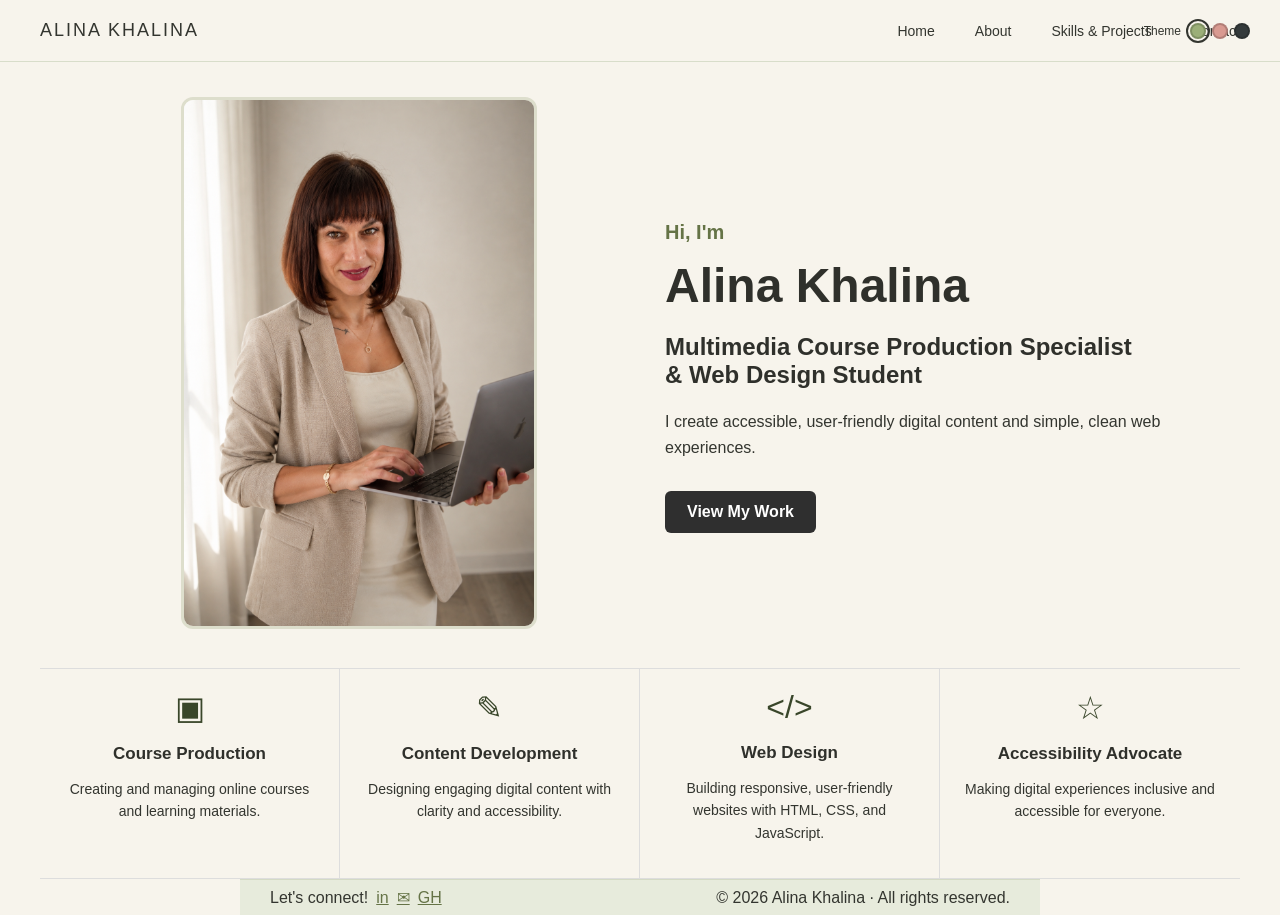
<file: index.html>
<!DOCTYPE html>
<html lang="en">

<head>
    <meta charset="UTF-8">
    <meta name="viewport" content="width=device-width, initial-scale=1.0">
    <title>Alina Khalina | Professional Portfolio</title>

    <link rel="stylesheet" href="css/style.css">
</head>


<body>

    <header>
    <nav>
        <div class="logo">ALINA KHALINA</div>

        <ul class="nav-links">
            <li><a href="index.html">Home</a></li>
            <li><a href="about.html">About</a></li>
            <li><a href="projects.html">Skills & Projects</a></li>
            <li><a href="contact.html">Contact</a></li>
        </ul>
    </nav>
    <div class="theme-switcher" aria-label="Choose color theme">
    <span>Theme</span>

    <button type="button"
            class="theme-btn sage"
            data-theme="sage"
            aria-label="Sage theme"
            title="Sage theme"></button>

    <button type="button"
            class="theme-btn warm"
            data-theme="warm"
            aria-label="Warm theme"
            title="Warm theme"></button>

    <button type="button"
            class="theme-btn dark"
            data-theme="dark"
            aria-label="Dark theme"
            title="Dark theme"></button>
</div>
</header>

<main>
    <section class="hero">

        <div class="hero-image">
            <img src="images/alina_khalina_portfolio_portrait.png"
                 alt="Alina Khalina wearing a beige blazer and smiling at the camera">
        </div>

        <div class="hero-text">
            <p class="intro">Hi, I'm</p>

            <h1>Alina Khalina</h1>

            <h2>
                Multimedia Course Production Specialist<br>
                &amp; Web Design Student
            </h2>

            <p class="hero-description">
                I create accessible, user-friendly digital content
                and simple, clean web experiences.
            </p>

            <a href="projects.html" class="hero-button">View My Work</a>
        </div>

    </section>
    <section class="services">

    <div class="service-card">
        <div class="service-icon">▣</div>
        <h3>Course Production</h3>
        <p>Creating and managing online courses and learning materials.</p>
    </div>

    <div class="service-card">
        <div class="service-icon">✎</div>
        <h3>Content Development</h3>
        <p>Designing engaging digital content with clarity and accessibility.</p>
    </div>

    <div class="service-card">
        <div class="service-icon">&lt;/&gt;</div>
        <h3>Web Design</h3>
        <p>Building responsive, user-friendly websites with HTML, CSS, and JavaScript.</p>
    </div>

    <div class="service-card">
        <div class="service-icon">☆</div>
        <h3>Accessibility Advocate</h3>
        <p>Making digital experiences inclusive and accessible for everyone.</p>
    </div>

</section>
</main>
<footer class="site-footer">

    <div class="footer-connect">
        <p>Let's connect!</p>

       <div class="social-links">
           <a target="_blank" href="https://www.linkedin.com/in/alina-khalina-44995634a" aria-label="LinkedIn">in</a>
            <a target="_blank" href="mailto:contact@alinakhalina.com" aria-label="Email">✉</a>
            <a target="_blank" href="https://github.com/Akhalina8web" aria-label="GitHub">GH</a>
        </div>
    </div>

    <div class="footer-right">
        <p>© 2026 Alina Khalina · All rights reserved.</p>
    </div>

</footer>
<script src="theme.js"></script>
</body>

</html>
</file>
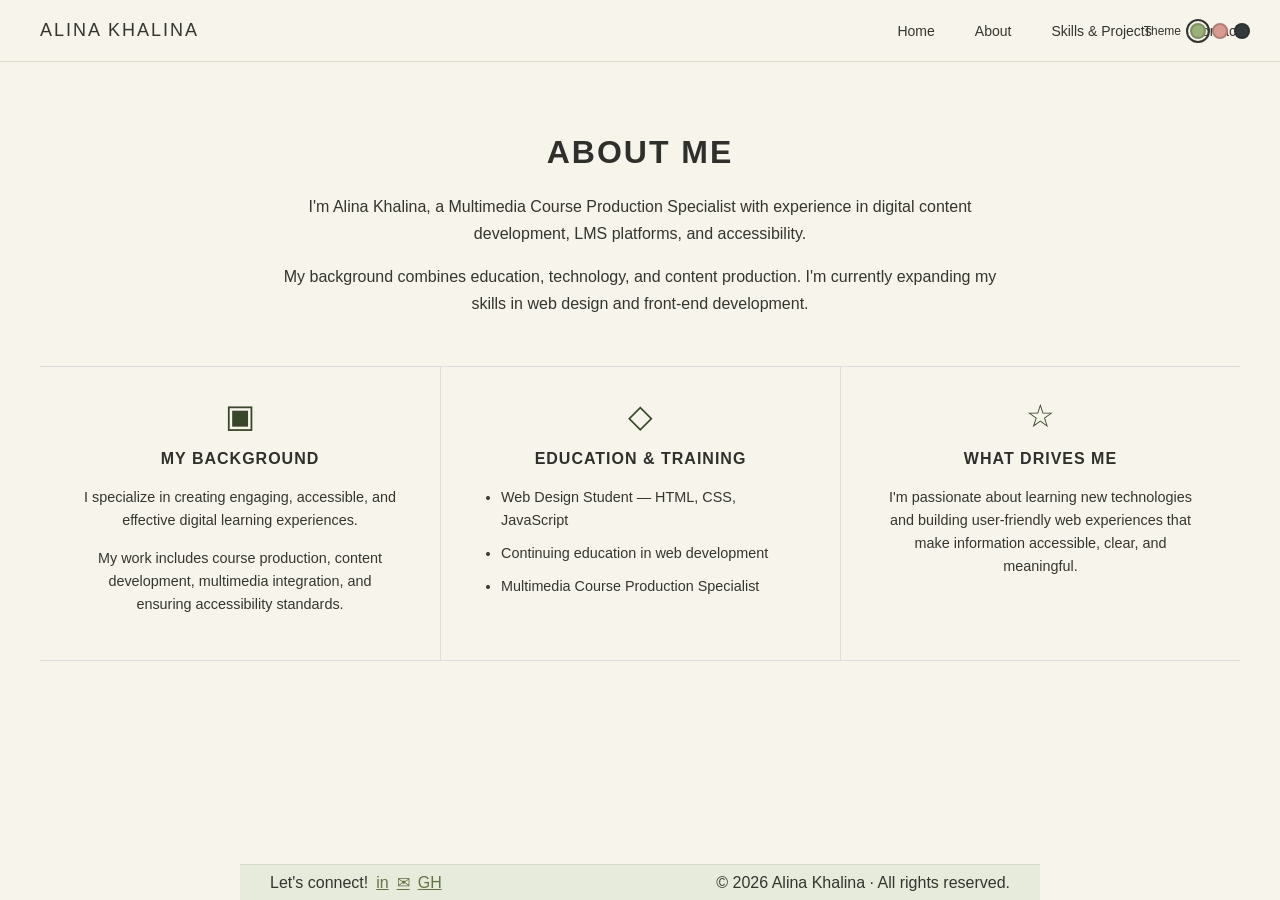
<file: about.html>
<!DOCTYPE html>
<html lang="en">

<head>
    <meta charset="UTF-8">
    <meta name="viewport" content="width=device-width, initial-scale=1.0">
    <title>About | Alina Khalina</title>

    <link rel="stylesheet" href="css/style.css">
</head>

<body>

    <header>
        <nav>
            <div class="logo">ALINA KHALINA</div>

            <ul class="nav-links">
                <li><a href="index.html">Home</a></li>
                <li><a href="about.html">About</a></li>
                <li><a href="projects.html">Skills & Projects</a></li>
                <li><a href="contact.html">Contact</a></li>
            </ul>
        </nav>
        <div class="theme-switcher" aria-label="Choose color theme">
    <span>Theme</span>

    <button type="button"
            class="theme-btn sage"
            data-theme="sage"
            aria-label="Sage theme"
            title="Sage theme"></button>

    <button type="button"
            class="theme-btn warm"
            data-theme="warm"
            aria-label="Warm theme"
            title="Warm theme"></button>

    <button type="button"
            class="theme-btn dark"
            data-theme="dark"
            aria-label="Dark theme"
            title="Dark theme"></button>
</div>
    </header>

    <main>

    <section class="about-intro">
        <h1>About Me</h1>

        <p>
            I'm Alina Khalina, a Multimedia Course Production Specialist
            with experience in digital content development, LMS platforms,
            and accessibility.
        </p>

        <p>
            My background combines education, technology, and content production.
            I'm currently expanding my skills in web design and front-end development.
        </p>
    </section>

    <section class="about-details">

        <div class="about-card">
            <div class="about-icon">▣</div>
            <h2>My Background</h2>

            <p>
                I specialize in creating engaging, accessible, and effective
                digital learning experiences.
            </p>

            <p>
                My work includes course production, content development,
                multimedia integration, and ensuring accessibility standards.
            </p>
        </div>

        <div class="about-card">
            <div class="about-icon">◇</div>
            <h2>Education &amp; Training</h2>

            <ul>
                <li>Web Design Student — HTML, CSS, JavaScript</li>
                <li>Continuing education in web development</li>
                <li>Multimedia Course Production Specialist</li>
            </ul>
        </div>

        <div class="about-card">
            <div class="about-icon">☆</div>
            <h2>What Drives Me</h2>

            <p>
                I'm passionate about learning new technologies and building
                user-friendly web experiences that make information accessible,
                clear, and meaningful.
            </p>
        </div>

    </section>

</main>

   <footer class="site-footer">

    <div class="footer-connect">
        <p>Let's connect!</p>

        <div class="social-links">
           <a target="_blank" href="https://www.linkedin.com/in/alina-khalina-44995634a" aria-label="LinkedIn">in</a>
            <a target="_blank" href="mailto:contact@alinakhalina.com" aria-label="Email">✉</a>
            <a target="_blank" href="https://github.com/Akhalina8web" aria-label="GitHub">GH</a>
        </div>
    </div>

    <div class="footer-right">
        <p>© 2026 Alina Khalina · All rights reserved.</p>
    </div>

</footer>
<script src="theme.js"></script>
</body>

</html>
</file>
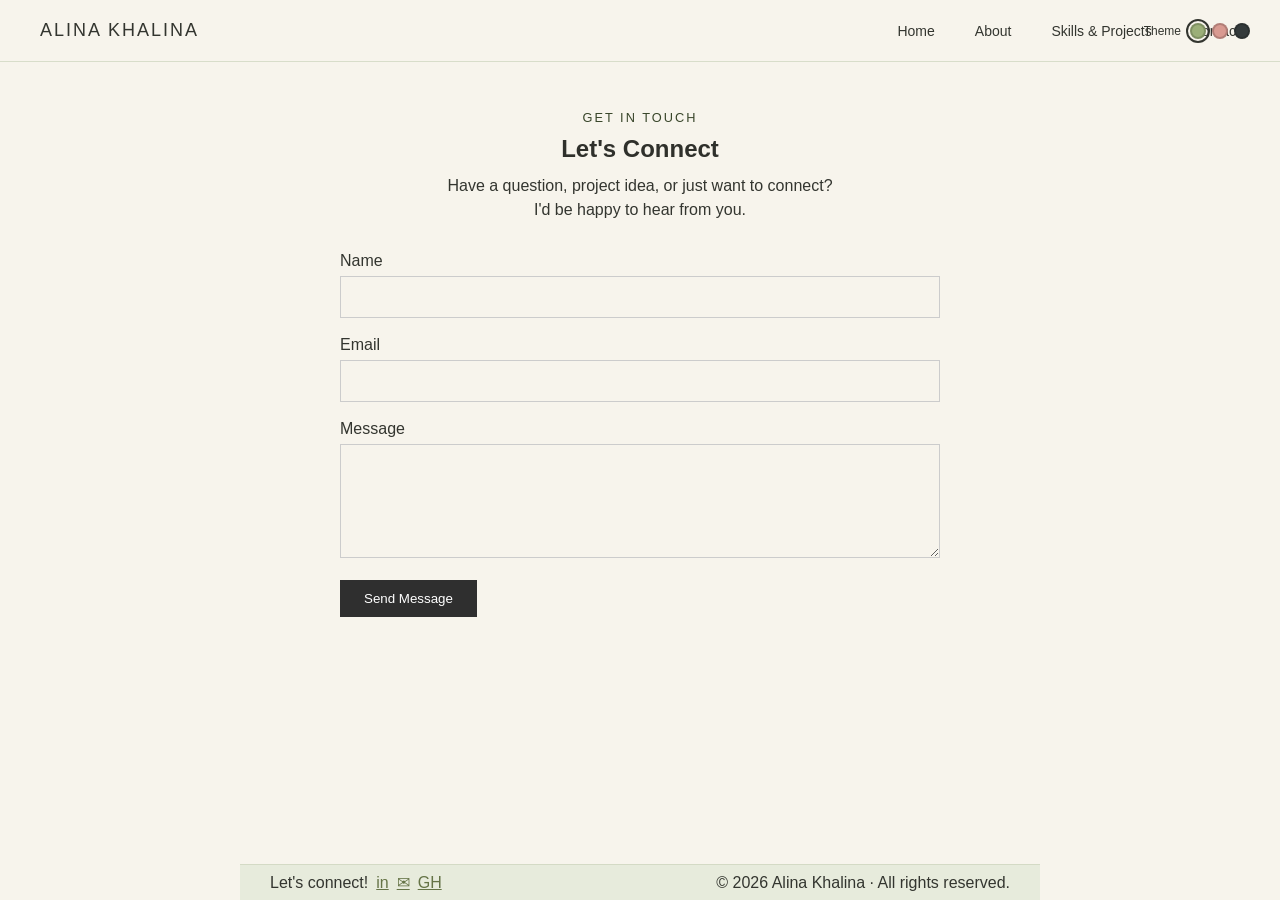
<file: contact.html>
<!DOCTYPE html>
<html lang="en">

<head>
    <meta charset="UTF-8">
    <meta name="viewport" content="width=device-width, initial-scale=1.0">
    <title>Contact | Alina Khalina</title>
    <link rel="stylesheet" href="css/style.css">
</head>

<body>

    <header>
    <nav>
        <div class="logo">ALINA KHALINA</div>

        <ul class="nav-links">
            <li><a href="index.html">Home</a></li>
            <li><a href="about.html">About</a></li>
            <li><a href="projects.html">Skills &amp; Projects</a></li>
            <li><a href="contact.html">Contact</a></li>
        </ul>
    </nav>
    <div class="theme-switcher" aria-label="Choose color theme">
    <span>Theme</span>

    <button type="button"
            class="theme-btn sage"
            data-theme="sage"
            aria-label="Sage theme"
            title="Sage theme"></button>

    <button type="button"
            class="theme-btn warm"
            data-theme="warm"
            aria-label="Warm theme"
            title="Warm theme"></button>

    <button type="button"
            class="theme-btn dark"
            data-theme="dark"
            aria-label="Dark theme"
            title="Dark theme"></button>
</div>
</header>


    <main>

        <section class="contact-section">

            <div class="contact-intro">
                <p class="section-label">GET IN TOUCH</p>

                <h1>Let's Connect</h1>

                <p>Have a question, project idea, or just want to connect?</p>
                   <p>I'd be happy to hear from you.</p> 
                
            </div>


            <form class="contact-form">

                <div class="form-group">
                    <label for="name">Name</label>
                    <input
                        type="text"
                        id="name"
                        name="name"
                        required>
                </div>

                <div class="form-group">
                    <label for="email">Email</label>
                    <input
                        type="email"
                        id="email"
                        name="email"
                        required>
                </div>

                <div class="form-group">
                    <label for="message">Message</label>
                    <textarea
                        id="message"
                        name="message"
                        rows="5"
                        required></textarea>
                </div>

                <button type="submit">Send Message</button>

            </form>

        </section>

    </main>


    <footer class="site-footer">

        <div class="footer-connect">

            <span>Let's connect!</span>

           <div class="social-links">
           <a target="_blank" href="https://www.linkedin.com/in/alina-khalina-44995634a" aria-label="LinkedIn">in</a>
            <a target="_blank" href="mailto:contact@alinakhalina.com" aria-label="Email">✉</a>
            <a target="_blank" href="https://github.com/Akhalina8web" aria-label="GitHub">GH</a>
        </div>

        </div>

        <div class="footer-right">
            <p>© 2026 Alina Khalina · All rights reserved.</p>
        </div>

    </footer>
<script src="theme.js"></script>
</body>

</html>
</file>
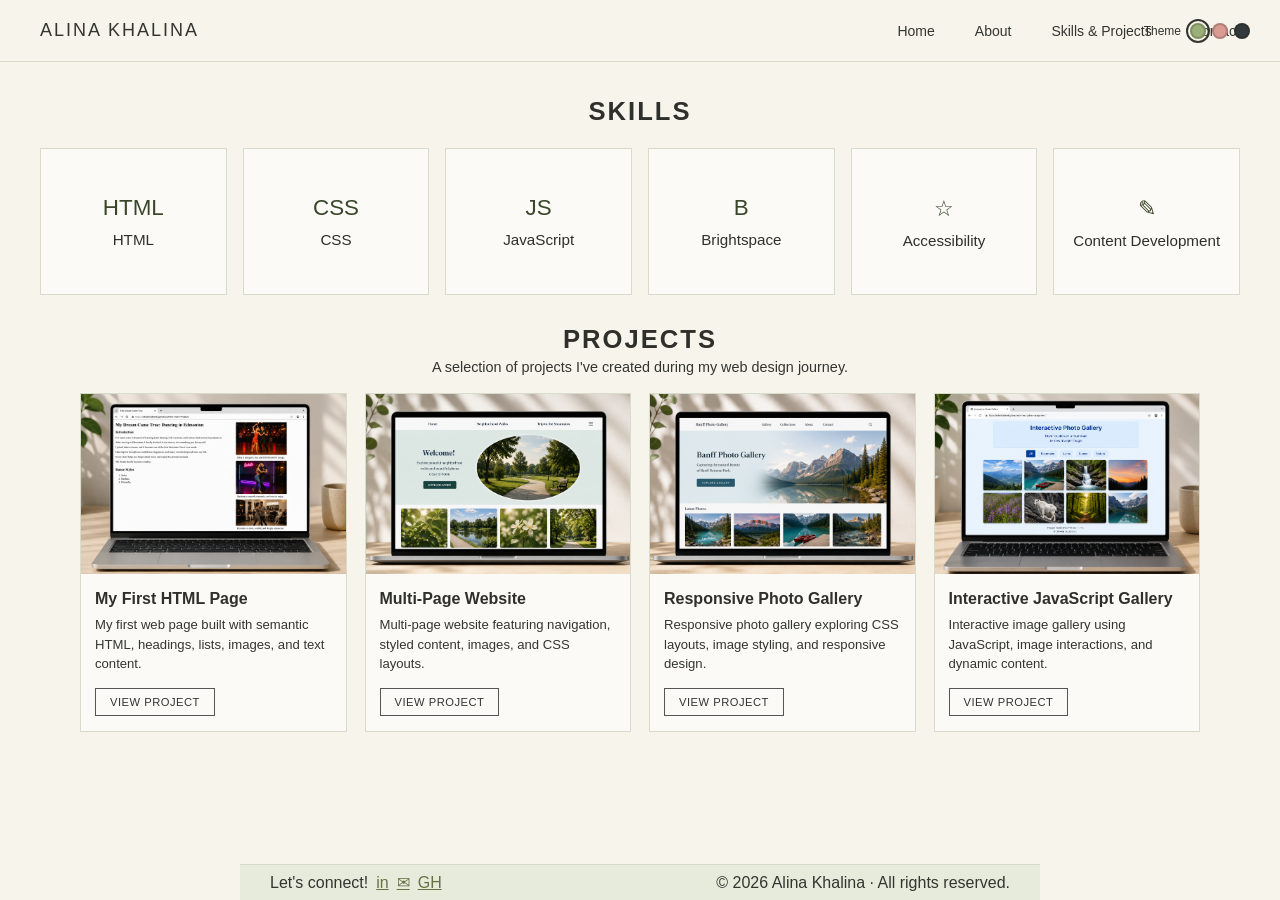
<file: projects.html>
<!DOCTYPE html>
<html lang="en">

<head>
    <meta charset="UTF-8">
    <meta name="viewport" content="width=device-width, initial-scale=1.0">
    <title>Skills & Projects | Alina Khalina</title>

    <link rel="stylesheet" href="css/style.css">
</head>

<body>

    <header>
        <nav>
            <div class="logo">ALINA KHALINA</div>

            <ul class="nav-links">
                <li><a href="index.html">Home</a></li>
                <li><a href="about.html">About</a></li>
                <li><a href="projects.html">Skills & Projects</a></li>
                <li><a href="contact.html">Contact</a></li>
            </ul>
        </nav>
        <div class="theme-switcher" aria-label="Choose color theme">
    <span>Theme</span>

    <button type="button"
            class="theme-btn sage"
            data-theme="sage"
            aria-label="Sage theme"
            title="Sage theme"></button>

    <button type="button"
            class="theme-btn warm"
            data-theme="warm"
            aria-label="Warm theme"
            title="Warm theme"></button>

    <button type="button"
            class="theme-btn dark"
            data-theme="dark"
            aria-label="Dark theme"
            title="Dark theme"></button>
</div>
    </header>

    <main>

        <section class="skills-section">
            <h1>Skills</h1>

            <div class="skills-grid">

                <div class="skill-card">
                    <div class="skill-icon">HTML</div>
                    <h2>HTML</h2>
                </div>

                <div class="skill-card">
                    <div class="skill-icon">CSS</div>
                    <h2>CSS</h2>
                </div>

                <div class="skill-card">
                    <div class="skill-icon">JS</div>
                    <h2>JavaScript</h2>
                </div>

                <div class="skill-card">
                    <div class="skill-icon">B</div>
                    <h2>Brightspace</h2>
                </div>

                <div class="skill-card">
                    <div class="skill-icon">☆</div>
                    <h2>Accessibility</h2>
                </div>

                <div class="skill-card">
                    <div class="skill-icon">✎</div>
                    <h2>Content Development</h2>
                </div>

            </div>
        </section>

        <section class="projects-section" id="projects">

            <h1>Projects</h1>

            <p class="projects-intro">
                A selection of projects I've created during my web design journey.
            </p>

            <div class="projects-grid">

    <!-- Project 1 -->
    <article class="project-card">
        <img
            src="images/first-html-project.png"
            alt="Preview of a beginner HTML page about Latin dancing in Edmonton."
            class="project-image"
            onclick="openLightbox(this)"
        >

        <h2>My First HTML Page</h2>

        <p>
            My first web page built with semantic HTML, headings,
            lists, images, and text content.
        </p>

        <a
            href="https://akhalina8web.github.io/New-Start-Project/"
            class="project-button"
            target="_blank"
        >
            View Project
        </a>
    </article>


    <!-- Project 2 -->
    <article class="project-card">
        <img
            src="images/summer-with-a-friend-preview.png"
            alt="Preview of the Summer Memories multi-page website with navigation and styled photo content."
            class="project-image"
            onclick="openLightbox(this)"
        >

        <h2>Multi-Page Website</h2>

        <p>
            Multi-page website featuring navigation, styled content,
            images, and CSS layouts.
        </p>

        <a
            href="https://akhalina8web.github.io/CSS-week3-HW3/"
            class="project-button"
            target="_blank"
        >
            View Project
        </a>
    </article>


    <!-- Project 3 -->
    <article class="project-card">
        <img
            src="images/banff-photo-gallery-preview.png"
            alt="Preview of a responsive Lake Louise and Banff photo gallery with mountain and nature images."
            class="project-image"
            onclick="openLightbox(this)"
        >

        <h2>Responsive Photo Gallery</h2>

        <p>
            Responsive photo gallery exploring CSS layouts,
            image styling, and responsive design.
        </p>

        <a
            href="https://akhalina8web.github.io/RD-week4-final_project_starter/"
            class="project-button"
            target="_blank"
        >
            View Project
        </a>
    </article>


    <!-- Project 4 -->
    <article class="project-card">
        <img
            src="images/interactive-javascript-gallery-preview.png"
            alt="Preview of an interactive JavaScript photo gallery displayed on a laptop screen."
            class="project-image"
            onclick="openLightbox(this)"
        >

        <h2>Interactive JavaScript Gallery</h2>

        <p>
            Interactive image gallery using JavaScript,
            image interactions, and dynamic content.
        </p>

        <a
            href="https://akhalina8web.github.io/js-final-gallery-assignment/"
            class="project-button"
            target="_blank"
        >
            View Project
        </a>
    </article>

</div>
        </section>

    </main>

   <footer class="site-footer">

    <div class="footer-connect">
        <p>Let's connect!</p>

        <div class="social-links">
            <a target="_blank"
               href="https://www.linkedin.com/in/alina-khalina-44995634a"
               aria-label="LinkedIn">in</a>

            <a href="mailto:contact@alinakhalina.com"
               aria-label="Email">✉</a>

            <a target="_blank"
               href="https://github.com/Akhalina8web"
               aria-label="GitHub">GH</a>
        </div>
    </div>

    <div class="footer-right">
        <p>© 2026 Alina Khalina · All rights reserved.</p>
    </div>

</footer>
<div id="lightbox" class="lightbox">
    <button class="lightbox-close" aria-label="Close image">&times;</button>
    <img id="lightbox-image"
     src="images/interactive-javascript-gallery-preview.png"
     alt="">
</div>

<script>
const lightbox = document.getElementById("lightbox");
const lightboxImage = document.getElementById("lightbox-image");
const closeButton = document.querySelector(".lightbox-close");

function openLightbox(image) {
    lightboxImage.src = image.src;
    lightboxImage.alt = image.alt;
    lightbox.classList.add("show");
}

closeButton.addEventListener("click", function () {
    lightbox.classList.remove("show");
});

lightbox.addEventListener("click", function (event) {
    if (event.target === lightbox) {
        lightbox.classList.remove("show");
    }
});
</script>
<script src="theme.js"></script>
</body>

</html>
</file>
<file: css/style.css>
html,
body {
    height: 100%;
}

body {
    min-height: 100vh;
    display: flex;
    flex-direction: column;
    margin: 0;

    font-family: Arial, Helvetica, sans-serif;
    color: #2f2f2f;
    background-color: #ffffff;
}

main {
    flex: 1;
}


/* =========================
   HEADER AND NAVIGATION
   ========================= */

header {
    border-bottom: 1px solid #ddd;
}

nav {
    max-width: 1200px;
    margin: 0 auto;
    padding: 20px 30px;
    display: flex;
    justify-content: space-between;
    align-items: center;
}

.logo {
    font-size: 18px;
    letter-spacing: 2px;
    font-weight: 500;
}

.nav-links {
    list-style: none;
    display: flex;
    gap: 40px;
    margin: 0;
    padding: 0;
}

.nav-links a {
    text-decoration: none;
    color: #222;
    font-size: 14px;
}

.nav-links a:hover {
    color: #324d11;
}


/* =========================
   HOME - HERO
   ========================= */

.hero {
    display: flex;
    align-items: center;
    justify-content: space-between;
    gap: 50px;
    padding: 35px 8%;
}

.hero-text {
    flex: 1;
}

.intro {
    font-size: 20px;
    margin-bottom: 10px;
}

.hero h1 {
    font-size: 48px;
    margin: 0 0 10px;
}

.hero h2 {
    font-size: 24px;
    margin-bottom: 20px;
}

.hero-text p {
    line-height: 1.6;
    max-width: 550px;
}

.button,
.hero-button {
    display: inline-block;
    margin-top: 15px;
    padding: 12px 22px;
    background-color: #2f2f2f;
    color: white;
    text-decoration: none;
    border-radius: 6px;
}

.hero-button {
    font-weight: 600;
}

.button:hover,
.hero-button:hover {
    background-color: #444;
}

.hero-image {
    flex: 1;
    text-align: center;
}

.hero-image img {
    width: 100%;
    max-width: 350px;
    height: auto;
    border-radius: 12px;
}


/* =========================
   HOME - SERVICES
   ========================= */

.services {
    max-width: 1200px;
    margin: 0 auto;
    display: grid;
    grid-template-columns: repeat(4, 1fr);
    border-top: 1px solid #ddd;
    border-bottom: 1px solid #ddd;
}

.service-card {
    padding: 20px;
    text-align: center;
}

.service-card:not(:last-child) {
    border-right: 1px solid #ddd;
}

.service-icon {
    font-size: 32px;
    margin-bottom: 15px;
}

.service-card h3 {
    font-size: 17px;
    margin-bottom: 10px;
}

.service-card p {
    font-size: 14px;
    line-height: 1.6;
}


/* =========================
   FOOTER
   ========================= */

.site-footer {
    display: flex;
    justify-content: space-between;
    align-items: center;
    width: 100%;
    max-width: 1200px;
    margin: 0 auto;
    padding: 8px 30px;
    box-sizing: border-box;
}

.footer-connect {
    display: flex;
    align-items: center;
    gap: 10px;
}

.footer-connect p {
    margin: 0;
}

.social-links {
    display: flex;
    align-items: center;
    gap: 8px;
}

.footer-right {
    margin-left: auto;
}

.footer-right p {
    margin: 0;
    white-space: nowrap;
}


/* =========================
   PROJECT IMAGES / LIGHTBOX
   ========================= */

.project-image {
    width: 100%;
    height: 180px;
    object-fit: cover;
    cursor: pointer;
}

.lightbox {
    display: none;
    position: fixed;
    inset: 0;
    background: rgba(0, 0, 0, 0.82);
    justify-content: center;
    align-items: center;
    padding: 30px;
    box-sizing: border-box;
    z-index: 1000;
}

.lightbox.show {
    display: flex;
}

.lightbox img {
    max-width: 88%;
    max-height: 82vh;
    width: auto;
    height: auto;
    object-fit: contain;
}

.lightbox-close {
    position: absolute;
    top: 18px;
    right: 28px;
    border: none;
    background: transparent;
    color: white;
    font-size: 42px;
    cursor: pointer;
}


/* =========================
   ABOUT PAGE
   ========================= */

.about-intro {
    max-width: 750px;
    margin: 0 auto;
    padding: 45px 30px 35px;
    text-align: center;
}

.about-intro h1 {
    font-size: 2rem;
    text-transform: uppercase;
    letter-spacing: 2px;
    margin-bottom: 22px;
}

.about-intro p {
    line-height: 1.7;
    margin-bottom: 14px;
}

.about-details {
    display: grid;
    grid-template-columns: repeat(3, 1fr);
    max-width: 1200px;
    margin: 0 auto;
    border-top: 1px solid #ddd;
    border-bottom: 1px solid #ddd;
}

.about-card {
    padding: 30px 40px;
    text-align: center;
}

.about-card + .about-card {
    border-left: 1px solid #ddd;
}

.about-icon {
    font-size: 2rem;
    margin-bottom: 15px;
}

.about-card h2 {
    font-size: 1rem;
    text-transform: uppercase;
    letter-spacing: 1px;
    margin-bottom: 18px;
}

.about-card p,
.about-card li {
    font-size: 0.9rem;
    line-height: 1.6;
}

.about-card ul {
    text-align: left;
    padding-left: 20px;
}

.about-card li {
    margin-bottom: 10px;
}


/* =========================
   SKILLS & PROJECTS PAGE
   ========================= */

.skills-section {
    max-width: 1200px;
    margin: 0 auto;
    padding: 35px 40px 20px;
    text-align: center;
}

.skills-section > h1,
.projects-section > h1 {
    text-transform: uppercase;
    letter-spacing: 2px;
    font-size: 1.6rem;
    margin: 0 0 22px;
}

.skills-grid {
    display: grid;
    grid-template-columns: repeat(6, 1fr);
    gap: 16px;
}

.skill-card {
    min-height: 115px;
    border: 1px solid #d8d8d8;
    display: flex;
    flex-direction: column;
    align-items: center;
    justify-content: center;
    padding: 15px 10px;
}

.skill-icon {
    font-size: 1.4rem;
    margin-bottom: 10px;
}

.skill-card h2 {
    font-size: 0.95rem;
    font-weight: 500;
    margin: 0;
}


/* =========================
   PROJECTS
   ========================= */

.projects-section {
    width: 100%;
    max-width: 1200px;
    margin: 0 auto;
    padding: 10px 40px 25px;
    box-sizing: border-box;
    text-align: center;
}

.projects-section > h1 {
    margin-bottom: 5px;
}

.projects-intro {
    margin: 0 0 18px;
    font-size: 0.9rem;
}

.projects-grid {
    display: grid;
    grid-template-columns: repeat(4, 1fr);
    gap: 18px;
    text-align: left;
}

.project-card {
    border: 1px solid #d8d8d8;
    padding-bottom: 15px;
}

.project-placeholder {
    height: 105px;
    background: #f3f1ed;
    display: flex;
    align-items: center;
    justify-content: center;
    color: #777;
    font-size: 0.85rem;
}

.project-card h2 {
    font-size: 1rem;
    margin: 12px 14px 7px;
}

.project-card p {
    font-size: 0.82rem;
    line-height: 1.5;
    margin: 0 14px 14px;
    min-height: 50px;
}

.project-button {
    display: inline-block;
    margin-left: 14px;
    padding: 7px 14px;
    border: 1px solid #555;
    color: #333;
    text-decoration: none;
    text-transform: uppercase;
    font-size: 0.7rem;
    letter-spacing: 0.5px;
}

.project-button:hover {
    background: #333;
    color: white;
}


/* =========================
   CONTACT PAGE
   ========================= */

.contact-section {
    width: 90%;
    max-width: 750px;
    margin: 0 auto;
    padding: 45px 0;
}

.contact-intro {
    text-align: center;
    margin-bottom: 30px;
}

.contact-intro h1 {
    margin: 8px 0 12px;
}

.section-label {
    font-size: 0.8rem;
    letter-spacing: 2px;
}

.contact-intro p {
    line-height: 1.4;
    margin: 2px 0;
}

.contact-form {
    max-width: 600px;
    margin: 0 auto;
}

.form-group {
    margin-bottom: 18px;
}

.form-group label {
    display: block;
    margin-bottom: 6px;
}

.form-group input,
.form-group textarea {
    width: 100%;
    padding: 11px;
    border: 1px solid #ccc;
    font: inherit;
    box-sizing: border-box;
    background: transparent;
}

.form-group textarea {
    resize: vertical;
}

.contact-form button {
    padding: 11px 24px;
    border: none;
    cursor: pointer;
}


/* =========================
   TABLET
   ========================= */

@media (max-width: 900px) {

    .skills-grid {
        grid-template-columns: repeat(3, 1fr);
    }

    .projects-grid {
        grid-template-columns: repeat(2, 1fr);
    }

    nav {
        padding-left: 30px;
        padding-right: 30px;
    }

    .nav-links {
        gap: 20px;
    }
}


/* =========================
   TABLET / SMALL DESKTOP FOOTER
   ========================= */

@media (min-width: 601px) {

    .site-footer {
        display: flex;
        flex-direction: row;
        justify-content: space-between;
        align-items: center;
        flex-wrap: nowrap;
        gap: 10px;
        text-align: center;
        max-width: 800px;
        margin: 0 auto;
    }

    .footer-connect,
    .footer-right {
        flex: 0 0 auto;
        width: auto;
        margin: 0;
    }

    .footer-connect {
        display: flex;
        align-items: center;
        gap: 8px;
    }

    .footer-connect p,
    .footer-right p {
        margin: 0;
        white-space: nowrap;
    }

    .social-links {
        display: flex;
        align-items: center;
        gap: 8px;
    }
}


/* =========================
   MOBILE
   ========================= */

@media (max-width: 600px) {

    /* Navigation */

    nav {
        flex-direction: row;
        align-items: center;
        justify-content: space-between;
        gap: 8px;
        padding: 12px 15px;
        box-sizing: border-box;
    }

    .logo {
        text-align: left;
        flex-shrink: 0;
        font-size: 0.9rem;
    }

    .nav-links {
        flex: 1;
        min-width: 0;
        width: auto;
        justify-content: flex-end;
        flex-wrap: nowrap;
        gap: 8px;
        padding: 0;
        margin: 0;
    }

    .nav-links a {
        font-size: 0.7rem;
    }


    /* Home Hero */

    .hero {
        display: flex;
        flex-direction: row;
        align-items: center;
        gap: 15px;
        width: 100%;
        max-width: 100%;
        box-sizing: border-box;
        padding-left: 15px;
        padding-right: 15px;
        text-align: left;
    }

    .hero-image {
        order: 1;
        flex: 0 0 calc(42% - 8px);
        width: auto;
        min-width: 0;
    }

    .hero-text {
        order: 2;
        flex: 0 0 calc(58% - 8px);
        width: auto;
        min-width: 0;
    }

    .hero-image img {
        width: 100%;
        max-width: 180px;
        height: auto;
        margin: 0;
        display: block;
    }


    /* Home feature cards */

    .services {
        grid-template-columns: repeat(2, 1fr);
    }

    .service-card {
        border-right: 1px solid #ddd;
        border-bottom: 1px solid #ddd;
    }

    .service-card:nth-child(2n) {
        border-right: none;
    }


    /* Skills & Projects */

    .skills-section,
    .projects-section {
        padding-left: 20px;
        padding-right: 20px;
    }

    .skills-grid {
        grid-template-columns: repeat(2, 1fr);
    }

    .projects-grid {
        grid-template-columns: 1fr;
    }


    /* About */

    .about-intro {
        padding: 30px 20px 20px;
    }

    .about-intro h1 {
        font-size: 1.6rem;
    }

    .about-details {
        grid-template-columns: 1fr;
    }

    .about-card {
        padding: 22px 25px;
    }

    .about-card + .about-card {
        border-left: none;
        border-top: 1px solid #ddd;
    }

    .about-card ul {
        text-align: left;
        max-width: 280px;
        margin: 0 auto;
    }


    /* Contact */

    .contact-section {
        width: 90%;
        padding: 30px 0;
    }


    /* Footer */

    .site-footer {
        flex-direction: column;
        align-items: center;
        text-align: center;
        gap: 5px;
        padding: 15px 20px;
    }

    .footer-connect {
        justify-content: center;
    }

    .footer-right {
        margin-left: 0;
    }

    .site-footer p {
        margin: 0;
    }

    .social-links {
        justify-content: center;
    }


    /* Lightbox */

    .lightbox {
        padding: 15px;
    }

    .lightbox img {
        max-width: 95%;
        max-height: 85vh;
    }

    .lightbox-close {
        top: 10px;
        right: 15px;
        font-size: 36px;
    }
}
/* FINAL COLOR ACCENTS */

.section-label,
.about-icon,
.skill-icon,
.service-icon {
    color: #39462a;
}

.project-button:hover,
.contact-form button:hover {
    background-color: #39462a;
    color: white;
    border-color: #39462a;
}

.contact-form button {
    background-color: #2f2f2f;
    color: white;
}

a:focus,
button:focus,
input:focus,
textarea:focus {
    outline: 2px solid #39462a;
    outline-offset: 2px;
}
/* =========================================
   PORTFOLIO COLOR REFRESH
   Sage + Cream + Soft Peach
   ========================================= */

:root {
    --olive: #7f8f5b;
    --olive-dark: #657346;
    --sage-light: #e7ebdc;
    --cream: #f8f5ee;
    --peach: #e8b9a7;
    --peach-light: #f4ded5;
    --text-dark: #2f302b;
    --text-soft: #66685f;
    --white: #ffffff;
}

/* Overall page */
body {
    background-color: var(--cream);
    color: var(--text-dark);
}

/* Header */
header {
    background-color: rgba(248, 245, 238, 0.96);
}

/* Navigation */
nav a {
    color: var(--text-dark);
}

nav a:hover,
nav a:focus {
    color: var(--olive-dark);
}

/* Main headings */
h1,
h2,
h3 {
    color: var(--text-dark);
}

/* Small intro text – e.g. "Hi, I'm" */
.hero-text > p:first-child {
    color: var(--olive-dark);
    font-weight: 600;
}

/* Main buttons */
.btn,
button {
    background-color: var(--olive-dark);
    color: var(--white);
    border: 2px solid var(--olive-dark);
    transition: all 0.25s ease;
}

.btn:hover,
.btn:focus,
button:hover,
button:focus {
    background-color: var(--peach);
    border-color: var(--peach);
    color: var(--text-dark);
    transform: translateY(-2px);
}

/* Skill / feature cards */
.feature,
.skill-card,
.project-card {
    background-color: rgba(255, 255, 255, 0.55);
    border-color: #d8dccd;
    transition: all 0.25s ease;
}

.feature:hover,
.skill-card:hover,
.project-card:hover {
    background-color: var(--sage-light);
    transform: translateY(-4px);
}

/* Icons */
.feature i,
.skill-card i,
.project-card i {
    color: var(--olive-dark);
}

/* Links */
main a {
    color: var(--olive-dark);
}

main a:hover {
    color: #a66f61;
}

/* Images – subtle warm professional frame */
.hero img,
.about img {
    border: 3px solid rgba(127, 143, 91, 0.22);
}

/* Footer */
.site-footer {
    background-color: var(--sage-light);
    border-top: 1px solid #d4dac5;
}

/* Social links */
.social-links a {
    color: var(--olive-dark);
}

.social-links a:hover {
    color: #b77868;
}

/* Text selection – tiny designer detail :) */
::selection {
    background: var(--peach);
    color: var(--text-dark);
}
/* =========================
   THEME SWITCHER
========================= */

.theme-switcher {
    display: flex;
    align-items: center;
    justify-content: flex-end;
    gap: 7px;

    max-width: 1100px;
    margin: 8px auto 0;
    padding: 0 24px;

    font-size: 0.75rem;
}

.theme-switcher span {
    color: var(--text-color);
    margin-right: 3px;
}

.theme-btn {
    width: 16px;
    height: 16px;
    padding: 0;
    border-radius: 50%;
    border: 2px solid rgba(0, 0, 0, 0.18);
    cursor: pointer;
    transition: transform 0.2s ease, border-color 0.2s ease;
}

.theme-btn:hover {
    transform: scale(1.2);
}

.theme-btn.active {
    outline: 2px solid var(--text-color);
    outline-offset: 2px;
}

/* Theme button colours */

.theme-btn.sage {
    background-color: #9baf78;
}

.theme-btn.warm {
    background-color: #d99a91;
}

.theme-btn.dark {
    background-color: #343a3b;
}


/* =========================
   THEME COLOURS
========================= */

/* Default Sage */

:root,
[data-theme="sage"] {
    --background-color: #f7f4ec;
    --surface-color: #eef1e7;
    --accent-color: #9baf78;
    --text-color: #33352f;
    --text-soft: #66695f;
    --border-color: #d8ddca;
}


/* Warm */

[data-theme="warm"] {
    --background-color: #fff7f3;
    --surface-color: #f8e8e3;
    --accent-color: #d99a91;
    --text-color: #403532;
    --text-soft: #766560;
    --border-color: #ead2cb;
}


/* Dark */

[data-theme="dark"] {
    --background-color: #292e2f;
    --surface-color: #343a3b;
    --accent-color: #aebe8a;
    --text-color: #f5f4ef;
    --text-soft: #d4d5cf;
    --border-color: #697071;
}


/* =========================
   APPLY THEME
========================= */

body {
    background-color: var(--background-color);
    color: var(--text-color);
}

header {
    background-color: var(--background-color);
    border-bottom: 1px solid var(--border-color);
}

.logo,
.nav-links a {
    color: var(--text-color);
}

.nav-links a:hover,
.nav-links a:focus {
    color: var(--accent-color);
}

[data-theme="dark"] .logo,
[data-theme="dark"] .nav-links a {
    color: #ffffff;
}

[data-theme="dark"] .nav-links a:hover,
[data-theme="dark"] .nav-links a:focus {
    color: #c8d6a5;
}
/* =========================================
   DARK THEME — TEXT & CONTRAST FIX
   ========================================= */

/* Main text */
[data-theme="dark"] body,
[data-theme="dark"] main {
    color: #f5f5f5;
}

/* Main headings */
[data-theme="dark"] h1,
[data-theme="dark"] h2,
[data-theme="dark"] h3,
[data-theme="dark"] h4 {
    color: #ffffff;
}

/* Paragraphs */
[data-theme="dark"] p {
    color: #f2f2f2;
}

/* Sage accent headings */
[data-theme="dark"] .hero-text .eyebrow,
[data-theme="dark"] .skills-section > h2,
[data-theme="dark"] .projects-section > h2,
[data-theme="dark"] .about-intro h1,
[data-theme="dark"] .contact-section h1 {
    color: #b7c8a8;
}

/* Hero text */
[data-theme="dark"] .hero-text h1,
[data-theme="dark"] .hero-text h2,
[data-theme="dark"] .hero-text h3,
[data-theme="dark"] .hero-text p {
    color: #ffffff;
}

/* Skill boxes */
[data-theme="dark"] .skill-card h3,
[data-theme="dark"] .skill-card p {
    color: #333333;
}

/* Project cards — cards stay light, so text stays dark */
[data-theme="dark"] .project-card h3 {
    color: #333333;
}

[data-theme="dark"] .project-card p {
    color: #555555;
}

/* About page */
[data-theme="dark"] .about-intro,
[data-theme="dark"] .about-intro p,
[data-theme="dark"] .about-text,
[data-theme="dark"] .about-text p {
    color: #f2f2f2;
}

/* Navigation */
[data-theme="dark"] .logo,
[data-theme="dark"] .nav-links a {
    color: #ffffff;
}

[data-theme="dark"] .nav-links a:hover {
    color: #b7c8a8;
}

/* Theme label */
[data-theme="dark"] .theme-switcher span {
    color: #ffffff;
}

/* Footer */
[data-theme="dark"] footer,
[data-theme="dark"] footer p,
[data-theme="dark"] footer a {
    color: #f5f5f5;
}

/* Buttons */
[data-theme="dark"] .btn,
[data-theme="dark"] .project-link {
    color: #ffffff;
}
/* =========================================
   HEADER + THEME POSITION
   Keep navigation as-is, place theme top-right
   ========================================= */

header {
    position: relative;
}

/* Keep navigation layout unchanged */
header nav {
    position: relative;
}

/* Theme sits in the same row, far right */
.theme-switcher {
    position: absolute;
    top: 50%;
    right: 30px;
    transform: translateY(-50%);

    display: flex;
    align-items: center;
    gap: 6px;

    margin: 0;
    padding: 0;
    max-width: none;
    white-space: nowrap;
}

.theme-switcher span {
    margin: 0 3px 0 0;
    line-height: 1;
}

/* Theme circles */
.theme-btn {
    width: 16px;
    height: 16px;
    min-width: 16px;
    padding: 0;
    border-radius: 50%;
}

/* Tablet/mobile safety */
@media (max-width: 900px) {
    .theme-switcher {
        right: 15px;
    }
}

@media (max-width: 700px) {
    .theme-switcher {
        position: static;
        transform: none;
        justify-content: center;
        margin-top: 10px;
    }
}
/* Tablet */
@media (max-width: 900px) {
    header {
        position: relative;
    }

    .theme-switcher {
        position: static;
        transform: none;

        display: flex;
        justify-content: flex-end;
        align-items: center;
        gap: 6px;

        width: 100%;
        margin: 8px 20px 0 0;
        padding: 0;
    }
}

/* Mobile */
@media (max-width: 600px) {
    .theme-switcher {
        justify-content: center;
        margin: 10px 0 0;
    }
}
</file>
